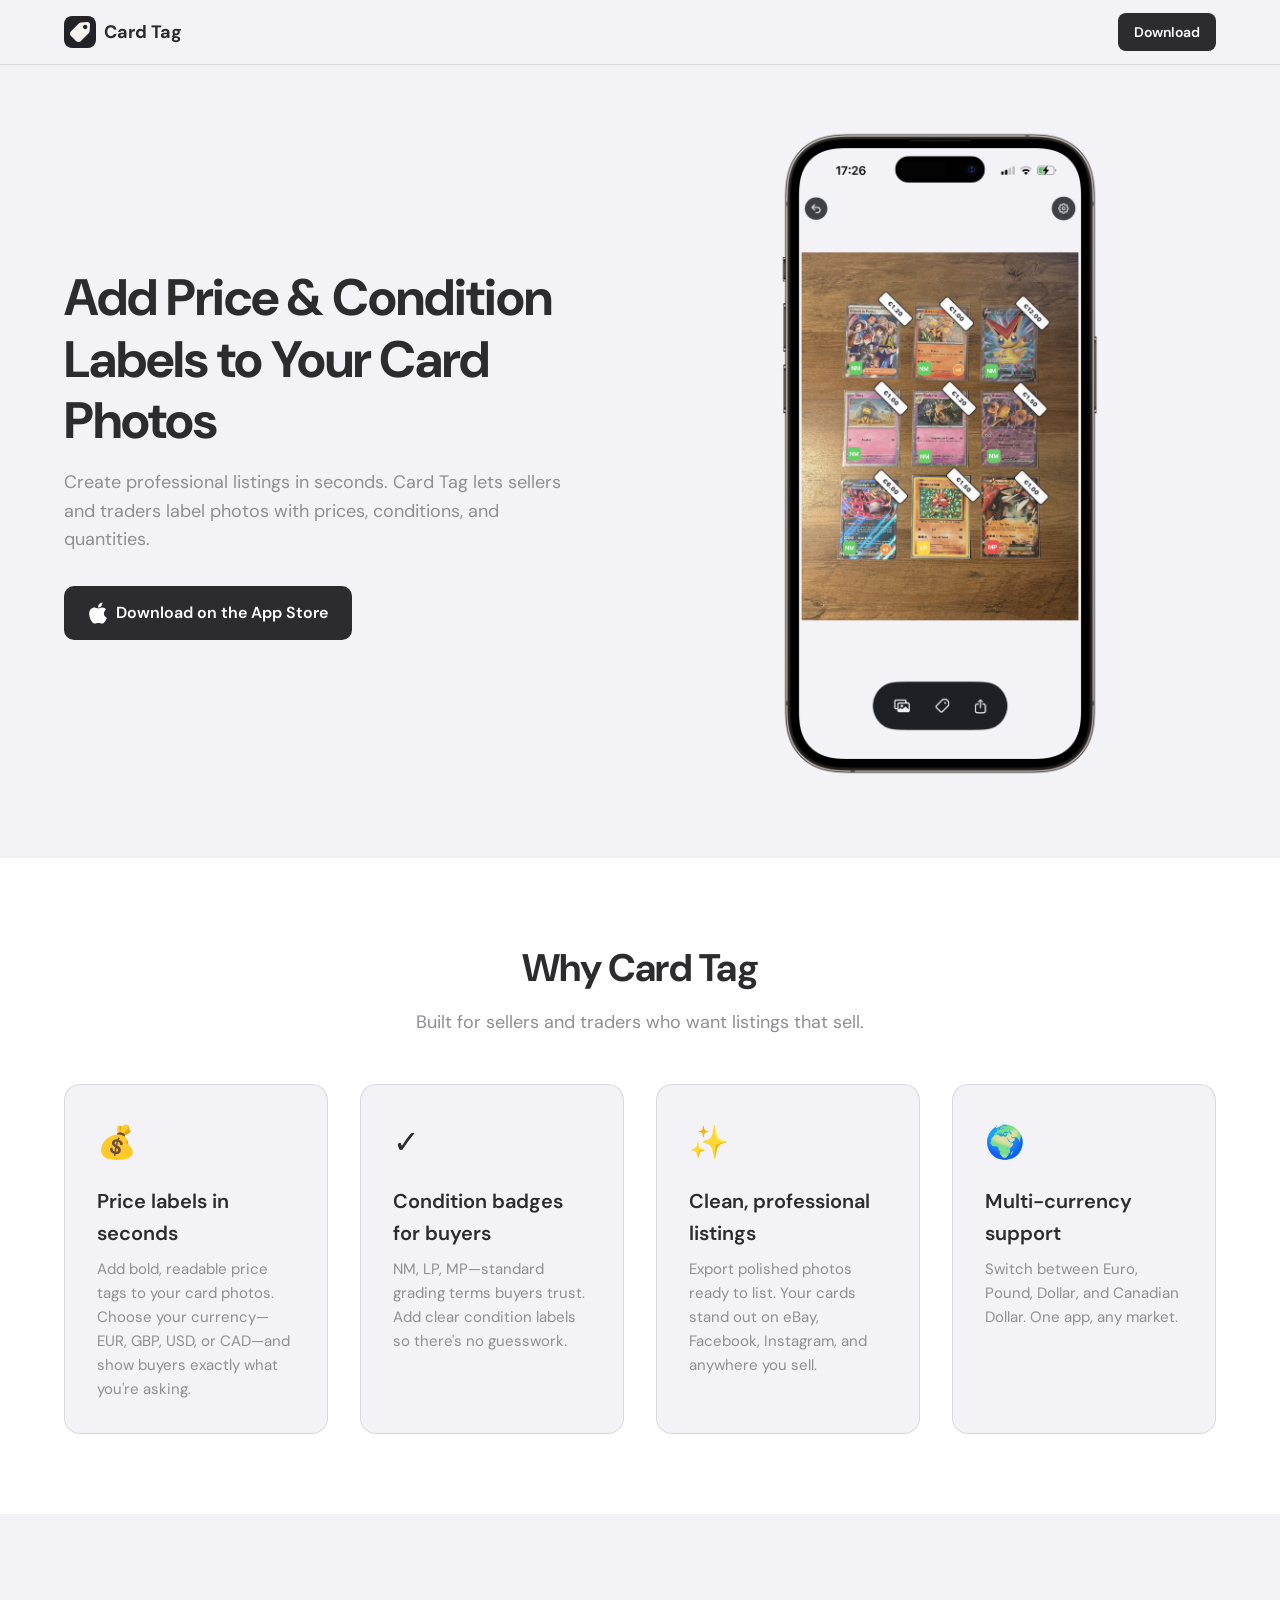
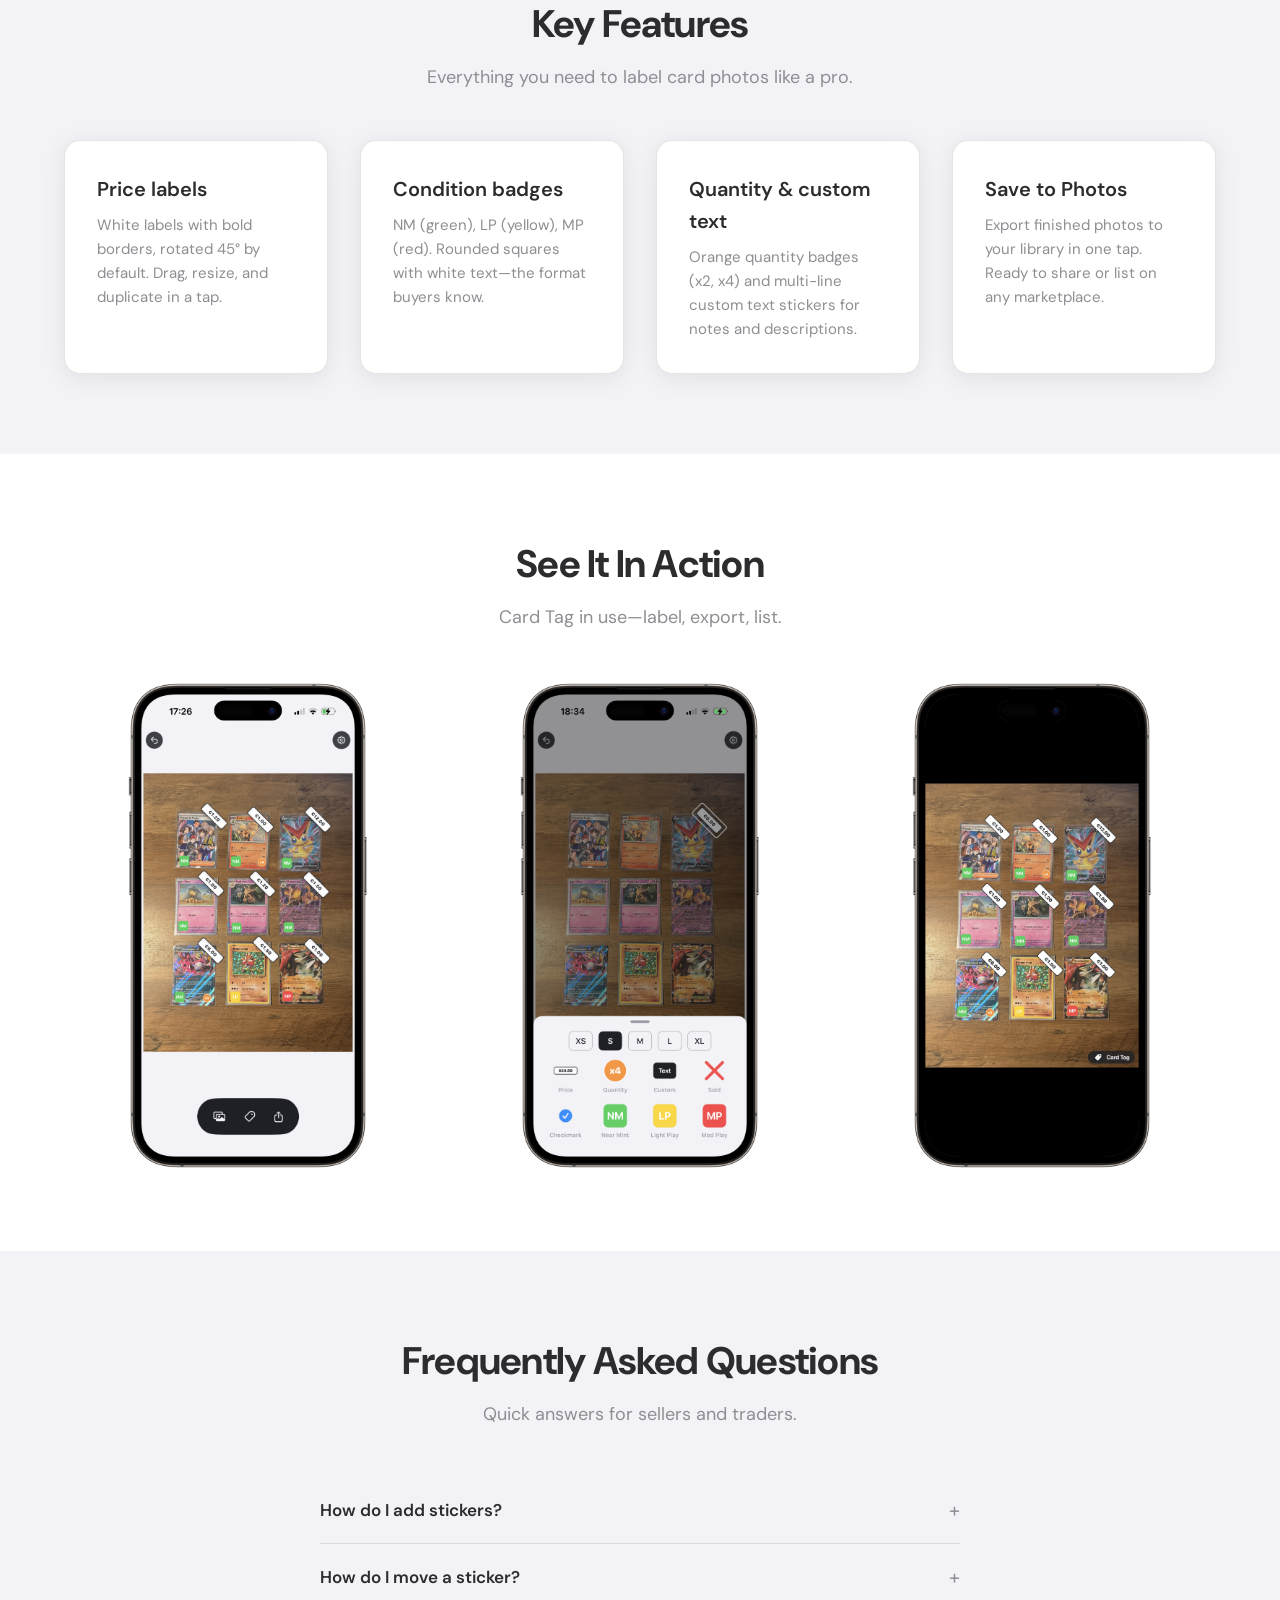
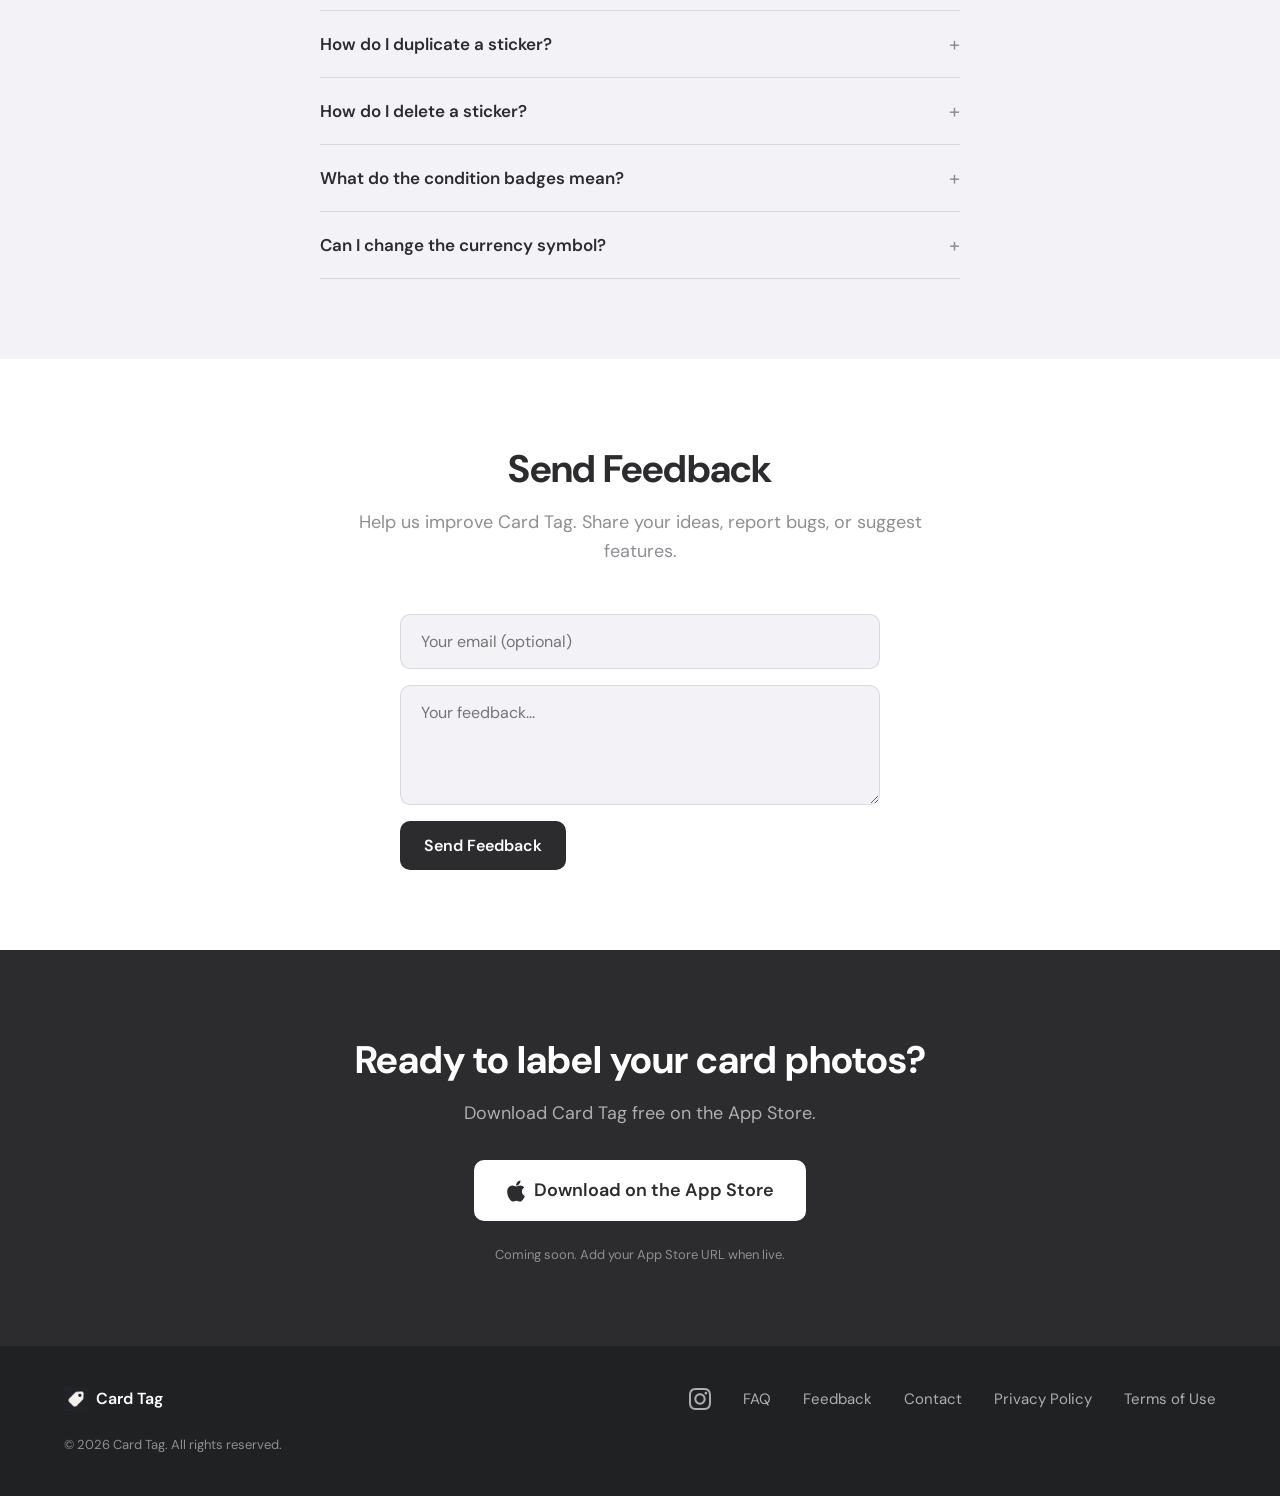
<file: index.html>
<!DOCTYPE html>
<html lang="en">
<head>
  <meta charset="UTF-8">
  <meta name="viewport" content="width=device-width, initial-scale=1.0">
  <meta name="description" content="Card Tag – Add price and condition labels to your trading card photos. Built for sellers and traders of Pokémon, Yu-Gi-Oh!, sports cards and more.">
  <title>Card Tag – Price & Condition Labels for Card Photos</title>
  <link rel="icon" href="favicon.ico" type="image/x-icon">
  <link rel="icon" href="assets/app-icon.png" type="image/png" sizes="512x512">
  <link rel="preconnect" href="https://fonts.googleapis.com">
  <link rel="preconnect" href="https://fonts.gstatic.com" crossorigin>
  <link href="https://fonts.googleapis.com/css2?family=DM+Sans:ital,opsz,wght@0,9..40,400;0,9..40,500;0,9..40,600;0,9..40,700;1,9..40,400&display=swap" rel="stylesheet">
  <link rel="stylesheet" href="styles.css">
</head>
<body>
  <header class="header">
    <nav class="nav container">
      <a href="#" class="logo">
        <img src="assets/app-icon.png" alt="Card Tag" class="logo-icon">
        <span>Card Tag</span>
      </a>
      <a href="#download" class="nav-cta">Download</a>
    </nav>
  </header>

  <main>
    <section class="hero">
      <div class="hero-content container">
        <div class="hero-text">
          <h1 class="hero-title">Add Price & Condition Labels to Your Card Photos</h1>
          <p class="hero-subtitle">Create professional listings in seconds. Card Tag lets sellers and traders label photos with prices, conditions, and quantities.</p>
          <a href="#download" class="btn btn-primary">
            <span class="btn-apple"></span>
            Download on the App Store
          </a>
        </div>
        <div class="hero-visual">
          <img src="assets/screenshots/hero-portrait.png" alt="Card Tag app" class="hero-image">
        </div>
      </div>
    </section>

    <section class="benefits" id="benefits">
      <div class="container">
        <h2 class="section-title">Why Card Tag</h2>
        <p class="section-subtitle">Built for sellers and traders who want listings that sell.</p>
        <div class="benefits-grid">
          <div class="benefit-card">
            <div class="benefit-icon">💰</div>
            <h3>Price labels in seconds</h3>
            <p>Add bold, readable price tags to your card photos. Choose your currency—EUR, GBP, USD, or CAD—and show buyers exactly what you're asking.</p>
          </div>
          <div class="benefit-card">
            <div class="benefit-icon">✓</div>
            <h3>Condition badges for buyers</h3>
            <p>NM, LP, MP—standard grading terms buyers trust. Add clear condition labels so there's no guesswork.</p>
          </div>
          <div class="benefit-card">
            <div class="benefit-icon">✨</div>
            <h3>Clean, professional listings</h3>
            <p>Export polished photos ready to list. Your cards stand out on eBay, Facebook, Instagram, and anywhere you sell.</p>
          </div>
          <div class="benefit-card">
            <div class="benefit-icon">🌍</div>
            <h3>Multi-currency support</h3>
            <p>Switch between Euro, Pound, Dollar, and Canadian Dollar. One app, any market.</p>
          </div>
        </div>
      </div>
    </section>

    <section class="features" id="features">
      <div class="container">
        <h2 class="section-title">Key Features</h2>
        <p class="section-subtitle">Everything you need to label card photos like a pro.</p>
        <div class="features-grid">
          <div class="feature-card">
            <h3>Price labels</h3>
            <p>White labels with bold borders, rotated 45° by default. Drag, resize, and duplicate in a tap.</p>
          </div>
          <div class="feature-card">
            <h3>Condition badges</h3>
            <p>NM (green), LP (yellow), MP (red). Rounded squares with white text—the format buyers know.</p>
          </div>
          <div class="feature-card">
            <h3>Quantity & custom text</h3>
            <p>Orange quantity badges (x2, x4) and multi-line custom text stickers for notes and descriptions.</p>
          </div>
          <div class="feature-card">
            <h3>Save to Photos</h3>
            <p>Export finished photos to your library in one tap. Ready to share or list on any marketplace.</p>
          </div>
        </div>
      </div>
    </section>

    <section class="gallery" id="gallery">
      <div class="container">
        <h2 class="section-title">See It In Action</h2>
        <p class="section-subtitle">Card Tag in use—label, export, list.</p>
        <div class="gallery-grid">
          <img src="assets/screenshots/hero-portrait.png" alt="Card Tag app interface" class="gallery-image">
          <img src="assets/screenshots/label3-portrait.png" alt="Price labels on cards" class="gallery-image">
          <img src="assets/screenshots/export2-portrait.png" alt="Export your labeled photos" class="gallery-image">
        </div>
      </div>
    </section>

    <section class="faq" id="faq">
      <div class="container">
        <h2 class="section-title">Frequently Asked Questions</h2>
        <p class="section-subtitle">Quick answers for sellers and traders.</p>
        <div class="faq-list">
          <div class="faq-item">
            <button class="faq-question" aria-expanded="false">
              <span>How do I add stickers?</span>
              <span class="faq-icon">+</span>
            </button>
            <div class="faq-answer">
              <p>Tap the sticker button at the bottom of the screen to add a new sticker. Choose from price labels, quantity badges, condition badges, or custom text.</p>
            </div>
          </div>
          <div class="faq-item">
            <button class="faq-question" aria-expanded="false">
              <span>How do I move a sticker?</span>
              <span class="faq-icon">+</span>
            </button>
            <div class="faq-answer">
              <p>Tap a sticker to select it, then either drag the sticker directly or drag anywhere on the image to reposition it. Tap on empty space to deselect.</p>
            </div>
          </div>
          <div class="faq-item">
            <button class="faq-question" aria-expanded="false">
              <span>How do I duplicate a sticker?</span>
              <span class="faq-icon">+</span>
            </button>
            <div class="faq-answer">
              <p>First, tap a sticker to select it. Then long-press (hold for half a second) anywhere on the image where you want the copy to appear. The duplicate will be placed exactly where you pressed.</p>
            </div>
          </div>
          <div class="faq-item">
            <button class="faq-question" aria-expanded="false">
              <span>How do I delete a sticker?</span>
              <span class="faq-icon">+</span>
            </button>
            <div class="faq-answer">
              <p>Drag the sticker off the edge of the image and release. You'll feel a haptic vibration when the sticker is ready to be deleted.</p>
            </div>
          </div>
          <div class="faq-item">
            <button class="faq-question" aria-expanded="false">
              <span>What do the condition badges mean?</span>
              <span class="faq-icon">+</span>
            </button>
            <div class="faq-answer">
              <p><strong>NM (Near Mint)</strong> – Excellent condition.<br><strong>LP (Light Play)</strong> – Minor wear.<br><strong>MP (Moderate Play)</strong> – Noticeable wear.<br><br>These are common trading card grading terms.</p>
            </div>
          </div>
          <div class="faq-item">
            <button class="faq-question" aria-expanded="false">
              <span>Can I change the currency symbol?</span>
              <span class="faq-icon">+</span>
            </button>
            <div class="faq-answer">
              <p>Yes! Go to Settings and select your preferred currency (Euro, British Pound, US Dollar, or Canadian Dollar).</p>
            </div>
          </div>
        </div>
      </div>
    </section>

    <section class="feedback" id="feedback">
      <div class="container">
        <h2 class="section-title">Send Feedback</h2>
        <p class="section-subtitle">Help us improve Card Tag. Share your ideas, report bugs, or suggest features.</p>
        <p class="feedback-success" id="feedback-success" hidden>Thanks! Your feedback has been sent.</p>
        <form class="feedback-form" action="https://formspree.io/f/YOUR_FORM_ID" method="POST">
          <input type="hidden" name="_subject" value="Card Tag Feedback">
          <input type="hidden" name="_next" value="https://www.cardtag.ie/?feedback=success#feedback">
          <input type="email" name="email" placeholder="Your email (optional)" class="feedback-input">
          <textarea name="message" placeholder="Your feedback..." class="feedback-textarea" rows="4" required></textarea>
          <button type="submit" class="btn btn-primary">Send Feedback</button>
        </form>
      </div>
    </section>

    <section class="cta" id="download">
      <div class="container">
        <h2 class="cta-title">Ready to label your card photos?</h2>
        <p class="cta-subtitle">Download Card Tag free on the App Store.</p>
        <a href="#" class="btn btn-primary btn-large">
          <span class="btn-apple"></span>
          Download on the App Store
        </a>
        <p class="cta-note">Coming soon. Add your App Store URL when live.</p>
      </div>
    </section>
  </main>

  <footer class="footer">
    <div class="container">
      <div class="footer-content">
        <div class="footer-brand">
          <img src="assets/app-icon.png" alt="Card Tag" class="footer-logo">
          <span>Card Tag</span>
        </div>
        <div class="footer-links">
          <a href="https://instagram.com/cardtagapp" target="_blank" rel="noopener noreferrer" class="footer-social" aria-label="Instagram">
            <svg class="footer-icon-instagram" viewBox="0 0 24 24" fill="currentColor" aria-hidden="true">
              <path d="M12 2.163c3.204 0 3.584.012 4.85.07 3.252.148 4.771 1.691 4.919 4.919.058 1.265.069 1.645.069 4.849 0 3.205-.012 3.584-.069 4.849-.149 3.225-1.664 4.771-4.919 4.919-1.266.058-1.644.07-4.85.07-3.204 0-3.584-.012-4.849-.07-3.26-.149-4.771-1.699-4.919-4.92-.058-1.265-.07-1.644-.07-4.849 0-3.204.013-3.583.07-4.849.149-3.227 1.664-4.771 4.919-4.919 1.266-.057 1.645-.069 4.849-.069zm0-2.163c-3.259 0-3.667.014-4.947.072-4.358.2-6.78 2.618-6.98 6.98-.059 1.281-.073 1.689-.073 4.948 0 3.259.014 3.668.072 4.948.2 4.358 2.618 6.78 6.98 6.98 1.281.058 1.689.072 4.948.072 3.259 0 3.668-.014 4.948-.072 4.354-.2 6.782-2.618 6.979-6.98.059-1.28.073-1.689.073-4.948 0-3.259-.014-3.667-.072-4.947-.196-4.354-2.617-6.78-6.979-6.98-1.281-.059-1.69-.073-4.949-.073zm0 5.838c-3.403 0-6.162 2.759-6.162 6.162s2.759 6.163 6.162 6.163 6.162-2.759 6.162-6.163c0-3.403-2.759-6.162-6.162-6.162zm0 10.162c-2.209 0-4-1.79-4-4 0-2.209 1.791-4 4-4s4 1.791 4 4c0 2.21-1.791 4-4 4zm6.406-11.845c-.796 0-1.441.645-1.441 1.44s.645 1.44 1.441 1.44c.795 0 1.439-.645 1.439-1.44s-.644-1.44-1.439-1.44z"/>
            </svg>
          </a>
          <a href="#faq">FAQ</a>
          <a href="#feedback">Feedback</a>
          <a href="mailto:contact@example.com">Contact</a>
          <a href="privacy/">Privacy Policy</a>
          <a href="#">Terms of Use</a>
        </div>
      </div>
      <p class="footer-copy">© 2026 Card Tag. All rights reserved.</p>
    </div>
  </footer>

  <script src="script.js"></script>
</body>
</html>
</file>
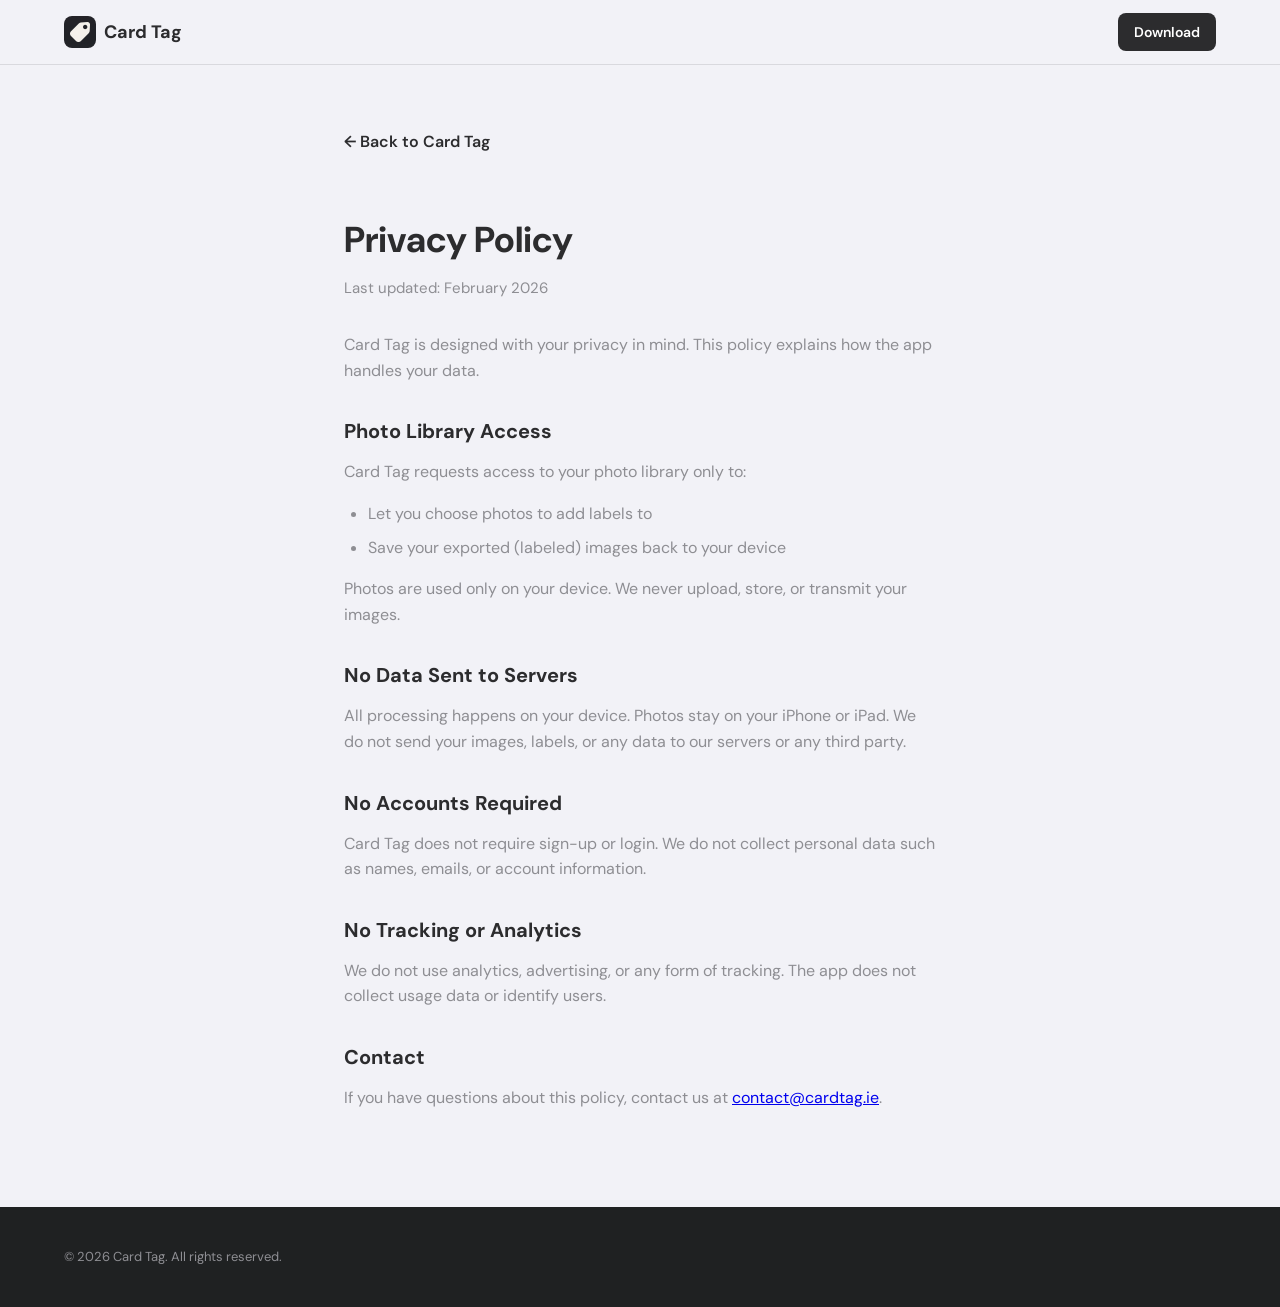
<file: privacy/index.html>
<!DOCTYPE html>
<html lang="en">
<head>
  <meta charset="UTF-8">
  <meta name="viewport" content="width=device-width, initial-scale=1.0">
  <meta name="description" content="Card Tag Privacy Policy – How we handle your data. No accounts, no tracking, no servers.">
  <title>Privacy Policy – Card Tag</title>
  <link rel="icon" href="../favicon.ico" type="image/x-icon">
  <link rel="icon" href="../assets/app-icon.png" type="image/png" sizes="512x512">
  <link rel="preconnect" href="https://fonts.googleapis.com">
  <link rel="preconnect" href="https://fonts.gstatic.com" crossorigin>
  <link href="https://fonts.googleapis.com/css2?family=DM+Sans:ital,opsz,wght@0,9..40,400;0,9..40,500;0,9..40,600;0,9..40,700;1,9..40,400&display=swap" rel="stylesheet">
  <link rel="stylesheet" href="../styles.css">
  <style>
    .privacy-page { padding: 4rem 1.5rem 5rem; }
    .privacy-page .container { max-width: 640px; }
    .privacy-page h1 { font-size: clamp(1.75rem, 3vw, 2.25rem); margin-bottom: 0.5rem; }
    .privacy-page .updated { color: var(--mid-grey); font-size: 0.9375rem; margin-bottom: 2rem; }
    .privacy-page h2 { font-size: 1.25rem; margin: 2rem 0 0.75rem; }
    .privacy-page p { margin: 0 0 1rem; color: var(--mid-grey); }
    .privacy-page ul { margin: 0 0 1rem; padding-left: 1.5rem; color: var(--mid-grey); }
    .privacy-page li { margin-bottom: 0.5rem; }
    .privacy-back { display: inline-flex; align-items: center; gap: 0.5rem; margin-bottom: 2rem; color: var(--dark-grey); text-decoration: none; font-weight: 600; }
    .privacy-back:hover { color: var(--mid-grey); }
  </style>
</head>
<body>
  <header class="header">
    <nav class="nav container">
      <a href="../" class="logo">
        <img src="../assets/app-icon.png" alt="Card Tag" class="logo-icon">
        <span>Card Tag</span>
      </a>
      <a href="../#download" class="nav-cta">Download</a>
    </nav>
  </header>

  <main class="privacy-page">
    <div class="container">
      <a href="../" class="privacy-back">← Back to Card Tag</a>
      <h1>Privacy Policy</h1>
      <p class="updated">Last updated: February 2026</p>

      <p>Card Tag is designed with your privacy in mind. This policy explains how the app handles your data.</p>

      <h2>Photo Library Access</h2>
      <p>Card Tag requests access to your photo library only to:</p>
      <ul>
        <li>Let you choose photos to add labels to</li>
        <li>Save your exported (labeled) images back to your device</li>
      </ul>
      <p>Photos are used only on your device. We never upload, store, or transmit your images.</p>

      <h2>No Data Sent to Servers</h2>
      <p>All processing happens on your device. Photos stay on your iPhone or iPad. We do not send your images, labels, or any data to our servers or any third party.</p>

      <h2>No Accounts Required</h2>
      <p>Card Tag does not require sign-up or login. We do not collect personal data such as names, emails, or account information.</p>

      <h2>No Tracking or Analytics</h2>
      <p>We do not use analytics, advertising, or any form of tracking. The app does not collect usage data or identify users.</p>

      <h2>Contact</h2>
      <p>If you have questions about this policy, contact us at <a href="mailto:contact@cardtag.ie">contact@cardtag.ie</a>.</p>
    </div>
  </main>

  <footer class="footer">
    <div class="container">
      <p class="footer-copy">© 2026 Card Tag. All rights reserved.</p>
    </div>
  </footer>
</body>
</html>
</file>
<file: styles.css>
/* Card Tag Landing – Collectr-inspired, Card Tag branding */

:root {
  /* Brand colours (from spec & app) */
  --dark-grey: #2C2C2E;
  --dark-grey-deep: #1f2122;
  --off-white: #f2f2f7;
  --mid-grey: #8e8e93;
  --mid-grey-light: #aeaeb2;
  --white: #ffffff;
  --border: rgba(44, 44, 46, 0.12);
  --shadow: 0 4px 24px rgba(0, 0, 0, 0.08);
  --shadow-lg: 0 8px 40px rgba(0, 0, 0, 0.12);

  /* Typography */
  --font: 'DM Sans', -apple-system, BlinkMacSystemFont, sans-serif;

  /* Spacing */
  --container-max: 1200px;
  --section-padding: 5rem 1.5rem;
  --section-padding-sm: 3rem 1.5rem;
}

*,
*::before,
*::after {
  box-sizing: border-box;
}

html {
  scroll-behavior: smooth;
}

body {
  margin: 0;
  font-family: var(--font);
  font-size: 1rem;
  line-height: 1.6;
  color: var(--dark-grey);
  background: var(--off-white);
}

.container {
  width: 100%;
  max-width: var(--container-max);
  margin: 0 auto;
  padding: 0 1.5rem;
}

/* Header */
.header {
  position: sticky;
  top: 0;
  z-index: 100;
  background: rgba(242, 242, 247, 0.95);
  backdrop-filter: blur(10px);
  border-bottom: 1px solid var(--border);
}

.nav {
  display: flex;
  align-items: center;
  justify-content: space-between;
  height: 4rem;
  padding: 0 1.5rem;
}

.logo {
  display: flex;
  align-items: center;
  gap: 0.5rem;
  text-decoration: none;
  color: var(--dark-grey);
  font-weight: 700;
  font-size: 1.125rem;
}

.logo-icon {
  width: 32px;
  height: 32px;
  border-radius: 8px;
}

.nav-cta {
  padding: 0.5rem 1rem;
  background: var(--dark-grey);
  color: var(--white);
  text-decoration: none;
  font-weight: 600;
  font-size: 0.875rem;
  border-radius: 8px;
  transition: background 0.2s;
}

.nav-cta:hover {
  background: var(--dark-grey-deep);
}

/* Buttons */
.btn {
  display: inline-flex;
  align-items: center;
  justify-content: center;
  gap: 0.5rem;
  padding: 0.875rem 1.5rem;
  font-family: var(--font);
  font-size: 1rem;
  font-weight: 600;
  text-decoration: none;
  border-radius: 10px;
  border: none;
  cursor: pointer;
  transition: transform 0.15s, box-shadow 0.15s;
}

.btn:hover {
  transform: translateY(-1px);
  box-shadow: var(--shadow-lg);
}

.btn-primary {
  background: var(--dark-grey);
  color: var(--white);
}

.btn-apple {
  display: inline-block;
  width: 20px;
  height: 24px;
  background: url("data:image/svg+xml,%3Csvg xmlns='http://www.w3.org/2000/svg' viewBox='0 0 384 512' fill='%23ffffff'%3E%3Cpath d='M318.7 268.7c-.2-36.7 16.4-64.4 50-84.8-18.8-26.9-47.2-41.7-84.7-44.6-35.5-2.8-74.3 20.7-88.5 20.7-15 0-49.4-19.7-76.4-19.7C63.3 141.2 4 184.8 4 273.5q0 39.3 14.4 81.2c12.8 36.7 59 126.7 107.2 125.2 25.2-.6 43-17.9 75.8-17.9 31.8 0 48.3 17.9 76.8 17.9 48.6-.7 90.4-82.5 102.6-119.3-65.2-30.7-61.7-90-61.7-91.9zm-56.6-164.2c27.3-32.4 24.8-61.9 24-72.5-24.1 1.4-52 16.4-67.9 34.9-17.5 19.8-27.8 44.3-25.6 71.9 26.1 2 49.9-11.4 69.5-34.3z'/%3E%3C/svg%3E") no-repeat center;
  background-size: contain;
  vertical-align: middle;
}

.btn-large {
  padding: 1rem 2rem;
  font-size: 1.125rem;
}

/* Hero */
.hero {
  padding: 4rem 1.5rem 5rem;
}

.hero-content {
  display: grid;
  grid-template-columns: 1fr 1fr;
  gap: 3rem;
  align-items: center;
}

.hero-title {
  margin: 0 0 1rem;
  font-size: clamp(2rem, 4vw, 3.25rem);
  font-weight: 700;
  line-height: 1.2;
  letter-spacing: -0.02em;
}

.hero-subtitle {
  margin: 0 0 2rem;
  font-size: 1.125rem;
  color: var(--mid-grey);
  max-width: 32rem;
}

.hero-visual {
  display: flex;
  justify-content: center;
  align-items: center;
}

.hero-image {
  max-width: 320px;
  width: 100%;
  height: auto;
  display: block;
}

/* Hero image: assets/screenshots/hero-portrait.png */

/* Sections */
.section-title {
  margin: 0 0 0.5rem;
  font-size: clamp(1.75rem, 3vw, 2.5rem);
  font-weight: 700;
  text-align: center;
  letter-spacing: -0.02em;
}

.section-subtitle {
  margin: 0 0 3rem;
  font-size: 1.125rem;
  color: var(--mid-grey);
  text-align: center;
  max-width: 36rem;
  margin-left: auto;
  margin-right: auto;
}

/* Benefits */
.benefits {
  padding: var(--section-padding);
  background: var(--white);
}

.benefits-grid {
  display: grid;
  grid-template-columns: repeat(auto-fit, minmax(260px, 1fr));
  gap: 2rem;
}

.benefit-card {
  padding: 2rem;
  background: var(--off-white);
  border-radius: 16px;
  border: 1px solid var(--border);
  transition: box-shadow 0.2s;
}

.benefit-card:hover {
  box-shadow: var(--shadow);
}

.benefit-icon {
  font-size: 2rem;
  margin-bottom: 1rem;
}

.benefit-card h3 {
  margin: 0 0 0.5rem;
  font-size: 1.25rem;
  font-weight: 600;
}

.benefit-card p {
  margin: 0;
  font-size: 0.9375rem;
  color: var(--mid-grey);
}

/* Features */
.features {
  padding: var(--section-padding);
}

.features-grid {
  display: grid;
  grid-template-columns: repeat(auto-fit, minmax(260px, 1fr));
  gap: 2rem;
}

.feature-card {
  padding: 2rem;
  background: var(--white);
  border-radius: 16px;
  border: 1px solid var(--border);
  box-shadow: var(--shadow);
  transition: transform 0.2s, box-shadow 0.2s;
}

.feature-card:hover {
  transform: translateY(-2px);
  box-shadow: var(--shadow-lg);
}

.feature-card h3 {
  margin: 0 0 0.5rem;
  font-size: 1.25rem;
  font-weight: 600;
}

.feature-card p {
  margin: 0;
  font-size: 0.9375rem;
  color: var(--mid-grey);
}

/* Gallery */
.gallery {
  padding: var(--section-padding);
  background: var(--white);
}

.gallery-grid {
  display: grid;
  grid-template-columns: repeat(auto-fit, minmax(280px, 1fr));
  gap: 1.5rem;
}

.gallery-image {
  width: 100%;
  aspect-ratio: 3/4;
  object-fit: contain;
  display: block;
}

/* Replace gallery-image src with assets/screenshots/gallery-1.png etc. */

/* FAQ */
.faq {
  padding: var(--section-padding);
}

.faq-list {
  max-width: 640px;
  margin: 0 auto;
}

.faq-item {
  border-bottom: 1px solid var(--border);
}

.faq-question {
  width: 100%;
  display: flex;
  align-items: center;
  justify-content: space-between;
  gap: 1rem;
  padding: 1.25rem 0;
  font-family: var(--font);
  font-size: 1.0625rem;
  font-weight: 600;
  text-align: left;
  color: var(--dark-grey);
  background: none;
  border: none;
  cursor: pointer;
  transition: color 0.15s;
}

.faq-question:hover {
  color: var(--mid-grey);
}

.faq-icon {
  flex-shrink: 0;
  font-size: 1.25rem;
  font-weight: 400;
  color: var(--mid-grey);
  transition: transform 0.2s;
}

.faq-item[data-open] .faq-icon {
  transform: rotate(45deg);
}

.faq-answer {
  max-height: 0;
  overflow: hidden;
  transition: max-height 0.3s ease;
}

.faq-answer p {
  margin: 0 0 1.25rem;
  padding: 0 0 1.25rem;
  font-size: 0.9375rem;
  color: var(--mid-grey);
  line-height: 1.6;
}

.faq-answer p:last-child {
  margin-bottom: 0;
  padding-bottom: 0;
}

/* Feedback */
.feedback {
  padding: var(--section-padding);
  background: var(--white);
}

.feedback-form {
  max-width: 480px;
  margin: 0 auto;
  display: flex;
  flex-direction: column;
  gap: 1rem;
}

.feedback-input,
.feedback-textarea {
  width: 100%;
  padding: 1rem 1.25rem;
  font-family: var(--font);
  font-size: 1rem;
  border: 1px solid var(--border);
  border-radius: 10px;
  background: var(--off-white);
  color: var(--dark-grey);
}

.feedback-input:focus,
.feedback-textarea:focus {
  outline: none;
  border-color: var(--dark-grey);
  background: var(--white);
}

.feedback-textarea {
  resize: vertical;
  min-height: 120px;
}

.feedback-form .btn {
  align-self: flex-start;
}

.feedback-success {
  max-width: 480px;
  margin: 0 auto 1.5rem;
  padding: 1rem 1.25rem;
  background: #e8f5e9;
  color: #2e7d32;
  border-radius: 10px;
  font-weight: 600;
  text-align: center;
}

/* CTA */
.cta {
  padding: 5rem 1.5rem;
  background: var(--dark-grey);
  color: var(--white);
  text-align: center;
}

.cta-title {
  margin: 0 0 0.5rem;
  font-size: clamp(1.75rem, 3vw, 2.5rem);
  font-weight: 700;
}

.cta-subtitle {
  margin: 0 0 2rem;
  font-size: 1.125rem;
  color: var(--mid-grey-light);
}

.cta .btn-primary {
  background: var(--white);
  color: var(--dark-grey);
}

.cta .btn-apple {
  background: url("data:image/svg+xml,%3Csvg xmlns='http://www.w3.org/2000/svg' viewBox='0 0 384 512' fill='%232C2C2E'%3E%3Cpath d='M318.7 268.7c-.2-36.7 16.4-64.4 50-84.8-18.8-26.9-47.2-41.7-84.7-44.6-35.5-2.8-74.3 20.7-88.5 20.7-15 0-49.4-19.7-76.4-19.7C63.3 141.2 4 184.8 4 273.5q0 39.3 14.4 81.2c12.8 36.7 59 126.7 107.2 125.2 25.2-.6 43-17.9 75.8-17.9 31.8 0 48.3 17.9 76.8 17.9 48.6-.7 90.4-82.5 102.6-119.3-65.2-30.7-61.7-90-61.7-91.9zm-56.6-164.2c27.3-32.4 24.8-61.9 24-72.5-24.1 1.4-52 16.4-67.9 34.9-17.5 19.8-27.8 44.3-25.6 71.9 26.1 2 49.9-11.4 69.5-34.3z'/%3E%3C/svg%3E") no-repeat center;
  background-size: contain;
}

.cta .btn-primary:hover {
  background: var(--off-white);
}

.cta-note {
  margin: 1.5rem 0 0;
  font-size: 0.8125rem;
  color: var(--mid-grey);
}

/* Footer */
.footer {
  padding: 2.5rem 1.5rem;
  background: var(--dark-grey-deep);
  color: var(--mid-grey-light);
}

.footer-content {
  display: flex;
  flex-wrap: wrap;
  align-items: center;
  justify-content: space-between;
  gap: 1.5rem;
  margin-bottom: 1.5rem;
}

.footer-brand {
  display: flex;
  align-items: center;
  gap: 0.5rem;
  font-weight: 600;
  color: var(--white);
}

.footer-logo {
  width: 24px;
  height: 24px;
  border-radius: 6px;
}

.footer-links {
  display: flex;
  align-items: center;
  gap: 2rem;
}

.footer-social {
  display: inline-flex;
  align-items: center;
  justify-content: center;
  color: var(--mid-grey-light);
  transition: color 0.15s;
}

.footer-social:hover {
  color: var(--white);
}

.footer-icon-instagram {
  width: 22px;
  height: 22px;
}

.footer-links a {
  color: var(--mid-grey-light);
  text-decoration: none;
  font-size: 0.9375rem;
}

.footer-links a:hover {
  color: var(--white);
}

.footer-copy {
  margin: 0;
  font-size: 0.8125rem;
  color: var(--mid-grey);
}

/* Responsive */
@media (max-width: 768px) {
  .hero-content {
    grid-template-columns: 1fr;
    text-align: center;
  }

  .hero-subtitle {
    margin-left: auto;
    margin-right: auto;
  }

  .hero-visual {
    order: -1;
  }

  .hero-image {
    max-width: 220px;
  }
}
</file>
